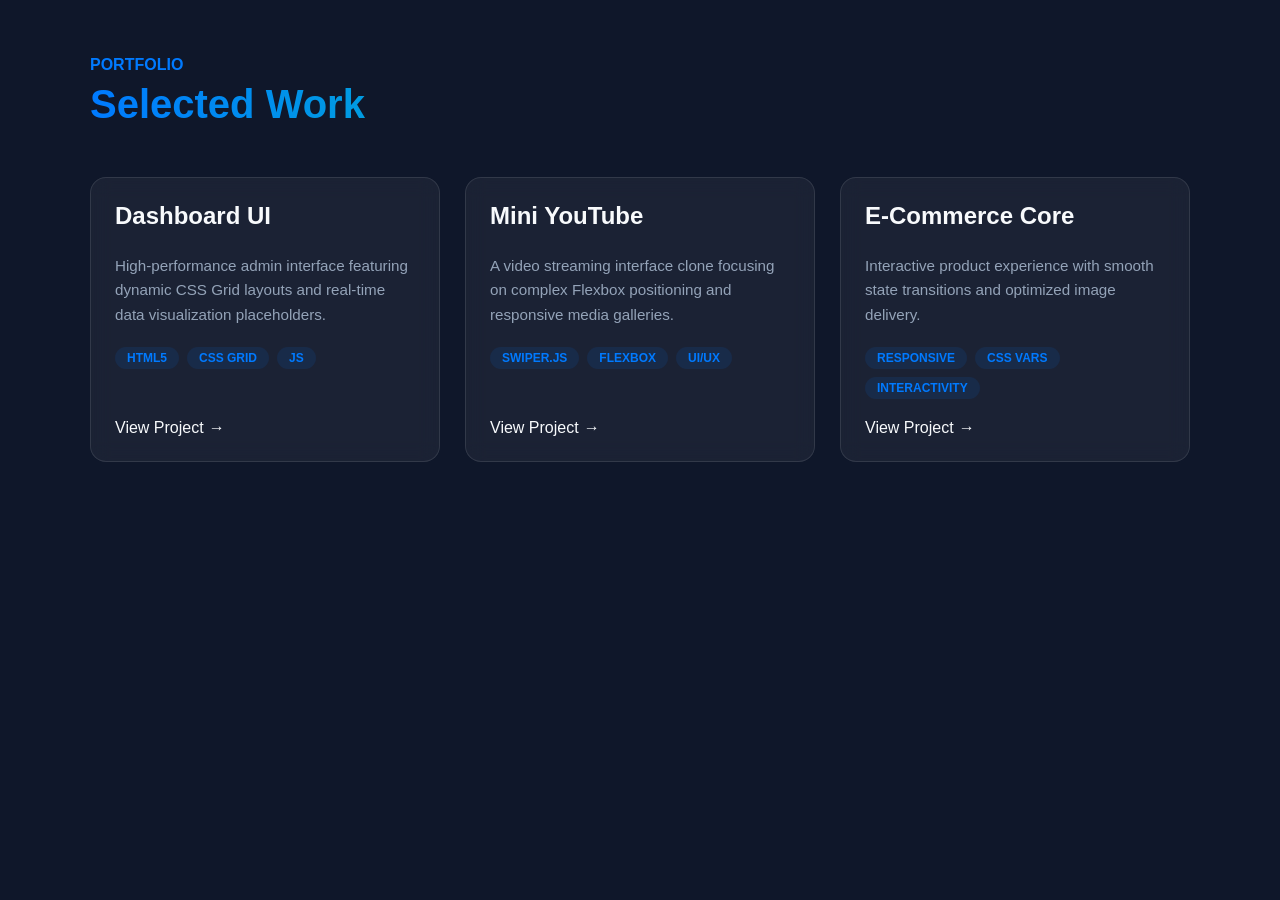
<file: ai.html>
<!DOCTYPE html>
<html lang="en">
<head>
    <meta charset="UTF-8">
    <meta name="viewport" content="width=device-width, initial-scale=1.0">
    <title>Caleb.dev | Selected Work</title>
    <style>
        :root {
            --primary: #007AFF; /* Tech Blue */
            --bg: #0f172a;      /* Deep Slate */
            --card-bg: rgba(255, 255, 255, 0.05);
            --text-main: #f8fafc;
            --text-dim: #94a3b8;
        }

        body {
            background-color: var(--bg);
            color: var(--text-main);
            font-family: 'Inter', -apple-system, sans-serif;
            margin: 0;
            padding: 40px 20px;
        }

        .container {
            max-width: 1100px;
            margin: 0 auto;
        }

        .section-header {
            margin-bottom: 50px;
        }

        .section-header h2 {
            font-size: 2.5rem;
            margin: 0;
            background: linear-gradient(to right, #007AFF, #00ff88);
            -webkit-background-clip: text;
            -webkit-text-fill-color: transparent;
        }

        /* The Grid System */
        .project-grid {
            display: grid;
            grid-template-columns: repeat(auto-fit, minmax(320px, 1fr));
            gap: 25px;
        }

        /* Project Card */
        .card {
            background: var(--card-bg);
            border: 1px solid rgba(255, 255, 255, 0.1);
            border-radius: 16px;
            padding: 24px;
            transition: all 0.3s ease;
            display: flex;
            flex-direction: column;
            justify-content: space-between;
            backdrop-filter: blur(10px);
        }

        .card:hover {
            transform: translateY(-8px);
            border-color: var(--primary);
            box-shadow: 0 10px 30px rgba(0, 122, 255, 0.2);
        }

        .card h3 {
            margin-top: 0;
            font-size: 1.5rem;
            color: var(--text-main);
        }

        .card p {
            color: var(--text-dim);
            line-height: 1.6;
            font-size: 0.95rem;
        }

        /* Tech Tags */
        .tags {
            display: flex;
            flex-wrap: wrap;
            gap: 8px;
            margin: 20px 0;
        }

        .tag {
            background: rgba(0, 122, 255, 0.1);
            color: var(--primary);
            padding: 4px 12px;
            border-radius: 20px;
            font-size: 0.75rem;
            font-weight: 600;
            text-transform: uppercase;
        }

        /* Action Link */
        .view-link {
            text-decoration: none;
            color: var(--text-main);
            font-weight: 500;
            display: flex;
            align-items: center;
            gap: 5px;
            transition: gap 0.2s;
        }

        .view-link:hover {
            gap: 10px;
            color: var(--primary);
        }

        @media (max-width: 600px) {
            .section-header h2 { font-size: 1.8rem; }
        }
    </style>
</head>
<body>

<div class="container">
    <header class="section-header">
        <p style="color: var(--primary); font-weight: bold; margin-bottom: 8px;">PORTFOLIO</p>
        <h2>Selected Work</h2>
    </header>

    <div class="project-grid">
        <article class="card">
            <div>
                <h3>Dashboard UI</h3>
                <p>High-performance admin interface featuring dynamic CSS Grid layouts and real-time data visualization placeholders.</p>
                <div class="tags">
                    <span class="tag">HTML5</span>
                    <span class="tag">CSS Grid</span>
                    <span class="tag">JS</span>
                </div>
            </div>
            <a href="#" class="view-link">View Project <span>&rarr;</span></a>
        </article>

        <article class="card">
            <div>
                <h3>Mini YouTube</h3>
                <p>A video streaming interface clone focusing on complex Flexbox positioning and responsive media galleries.</p>
                <div class="tags">
                    <span class="tag">Swiper.js</span>
                    <span class="tag">Flexbox</span>
                    <span class="tag">UI/UX</span>
                </div>
            </div>
            <a href="#" class="view-link">View Project <span>&rarr;</span></a>
        </article>

        <article class="card">
            <div>
                <h3>E-Commerce Core</h3>
                <p>Interactive product experience with smooth state transitions and optimized image delivery.</p>
                <div class="tags">
                    <span class="tag">Responsive</span>
                    <span class="tag">CSS Vars</span>
                    <span class="tag">Interactivity</span>
                </div>
            </div>
            <a href="#" class="view-link">View Project <span>&rarr;</span></a>
        </article>
    </div>
</div>

</body>
</html>
</file>
